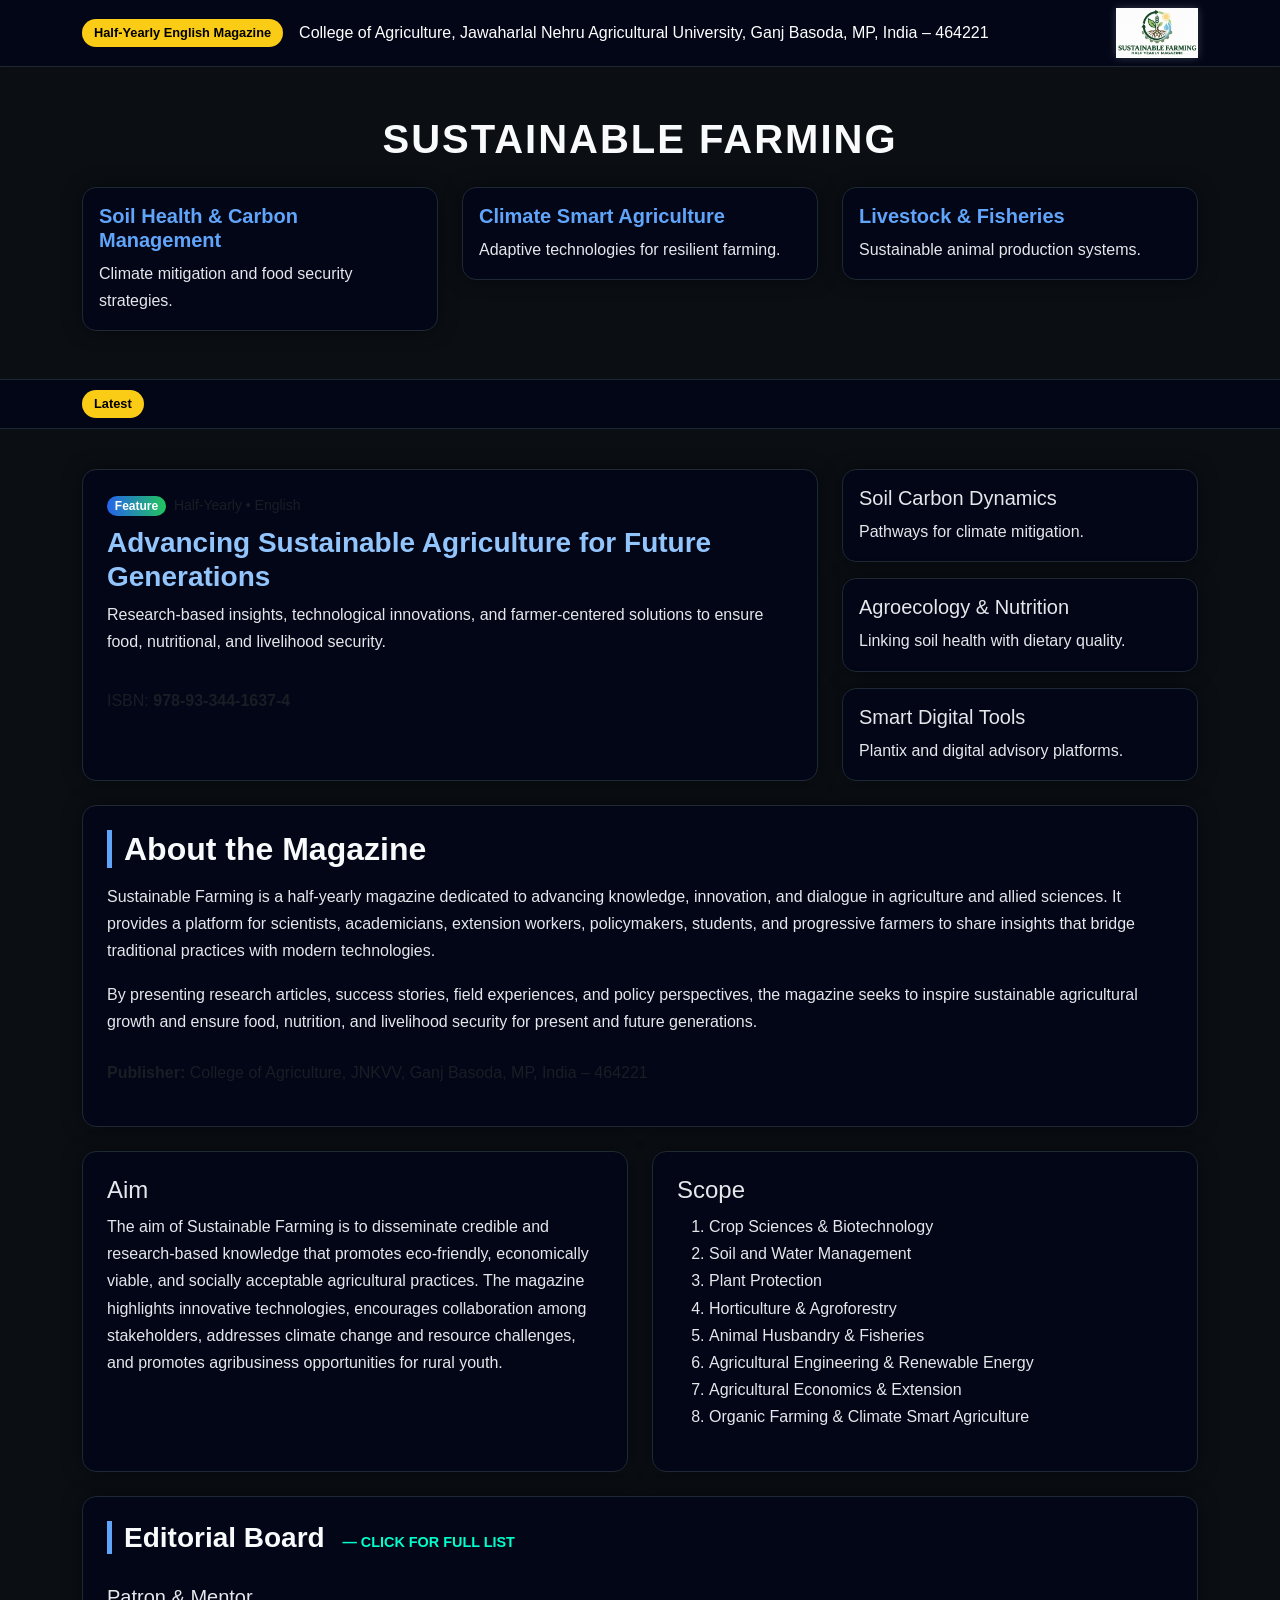
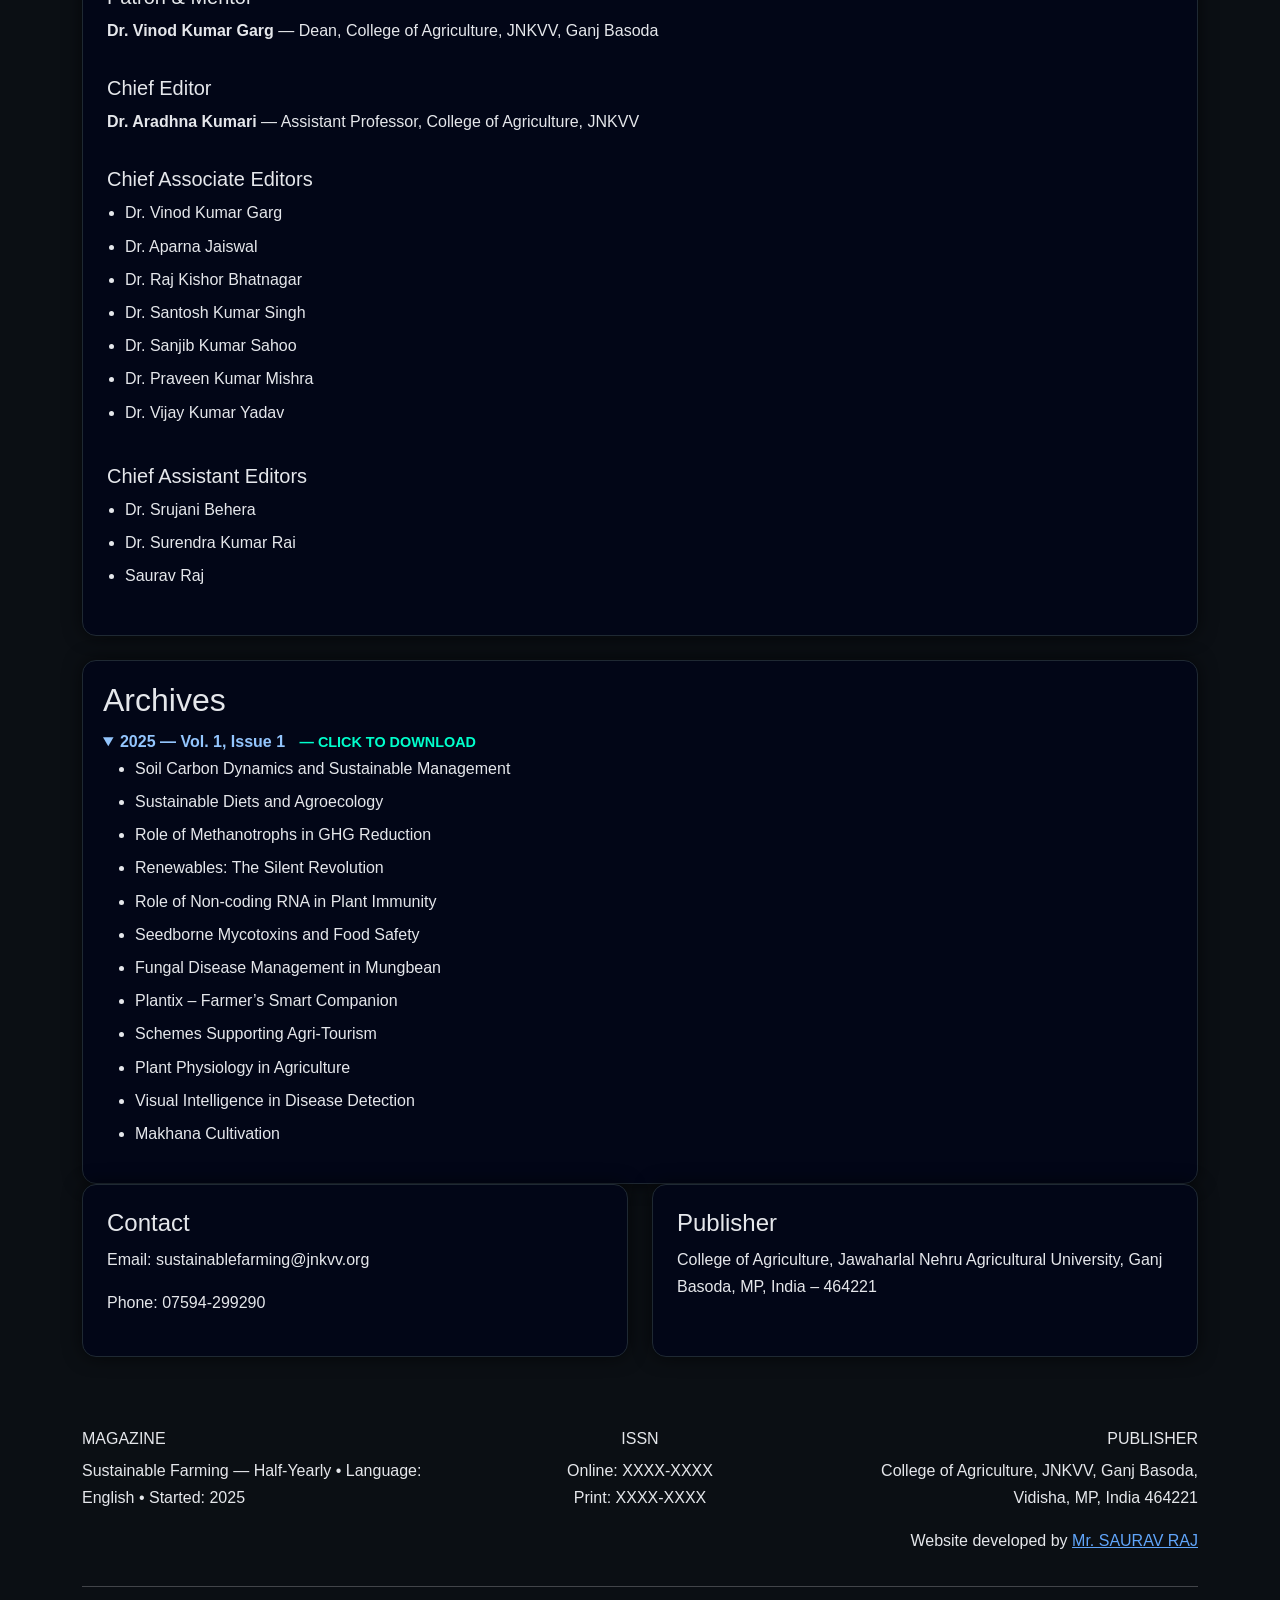
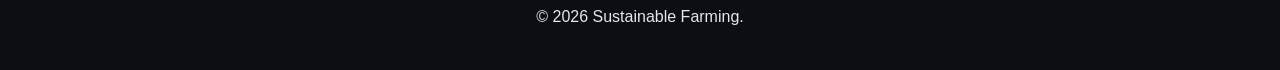
<file: index.html>
<!DOCTYPE html>
<html lang="en">
<head>
  <meta charset="UTF-8">
  <meta name="viewport" content="width=device-width, initial-scale=1.0">
  <title>Sustainable Farming | Half-Yearly English Magazine</title>
  <link href="https://cdn.jsdelivr.net/npm/bootstrap@5.3.3/dist/css/bootstrap.min.css" rel="stylesheet">
  <link rel="stylesheet" href="style.css">
</head>

<body>

<!-- ===== HEADER ===== -->
<header class="topbar shadow-sm">
  <div class="container d-flex align-items-center justify-content-between py-2">
    <div class="d-flex align-items-center">
      <span class="ticker-label me-3 nowrap">Half-Yearly English Magazine</span>
      <span>College of Agriculture, Jawaharlal Nehru Agricultural University, Ganj Basoda, MP, India – 464221</span>
    </div>
    <img src="logo.jpg" alt="Logo" class="logo">
  </div>
</header>

<!-- ===== MAIN TITLE ===== -->
<main class="container my-5">
  <h1 class="mb-4 text-center fw-bold">SUSTAINABLE FARMING</h1>

  <div class="row g-4">
    <div class="col-md-4">
      <div class="card news-card">
        <div class="card-body">
          <h5 class="card-title">Soil Health & Carbon Management</h5>
          <p class="card-text">Climate mitigation and food security strategies.</p>
        </div>
      </div>
    </div>

    <div class="col-md-4">
      <div class="card news-card">
        <div class="card-body">
          <h5 class="card-title">Climate Smart Agriculture</h5>
          <p class="card-text">Adaptive technologies for resilient farming.</p>
        </div>
      </div>
    </div>

    <div class="col-md-4">
      <div class="card news-card">
        <div class="card-body">
          <h5 class="card-title">Livestock & Fisheries</h5>
          <p class="card-text">Sustainable animal production systems.</p>
        </div>
      </div>
    </div>
  </div>
</main>

<!-- ===== NEWS TICKER ===== -->
<section class="ticker">
  <div class="container d-flex align-items-center gap-3">
    <span class="ticker-label">Latest</span>
    <div class="ticker-track flex-grow-1">
      <p class="mb-0">
        Sustainable agriculture innovations • Soil carbon dynamics • Climate resilient cropping • Precision farming • Organic agriculture • Renewable energy in agriculture • Smart plant protection strategies
      </p>
    </div>
  </div>
</section>

<!-- ===== MAIN CONTENT ===== -->
<main id="main" class="container page-content">

<!-- Featured -->
<section id="latest" class="row gx-4 gy-4 mb-4">
  <div class="col-lg-8">
    <article class="card feature-card p-4 h-100">
      <div class="meta mb-2 d-flex gap-2 align-items-center">
        <span class="badge rounded-pill">Feature</span>
        <small class="text-muted">Half-Yearly • English</small>
      </div>
      <h3 class="feature-title">Advancing Sustainable Agriculture for Future Generations</h3>
      <p>
        Research-based insights, technological innovations, and farmer-centered solutions to ensure food, nutritional, and livelihood security.
      </p>
      <div class="isbn text-muted mt-3">ISBN: <strong>978-93-344-1637-4</strong></div>
    </article>
  </div>

  <aside class="col-lg-4 d-grid gap-3">
    <article class="card p-3 mini-card">
      <h5>Soil Carbon Dynamics</h5>
      <p class="mb-0">Pathways for climate mitigation.</p>
    </article>
    <article class="card p-3 mini-card">
      <h5>Agroecology & Nutrition</h5>
      <p class="mb-0">Linking soil health with dietary quality.</p>
    </article>
    <article class="card p-3 mini-card">
      <h5>Smart Digital Tools</h5>
      <p class="mb-0">Plantix and digital advisory platforms.</p>
    </article>
  </aside>
</section>

<!-- About -->
<section id="about" class="card p-4 mb-4">
  <h2 class="section-title">About the Magazine</h2>
  <p>
    Sustainable Farming is a half-yearly magazine dedicated to advancing knowledge, innovation, and dialogue in agriculture and allied sciences. It provides a platform for scientists, academicians, extension workers, policymakers, students, and progressive farmers to share insights that bridge traditional practices with modern technologies.
  </p>
  <p>
    By presenting research articles, success stories, field experiences, and policy perspectives, the magazine seeks to inspire sustainable agricultural growth and ensure food, nutrition, and livelihood security for present and future generations.
  </p>
  <p class="text-muted mt-2"><strong>Publisher:</strong> College of Agriculture, JNKVV, Ganj Basoda, MP, India – 464221</p>
</section>

<!-- Aim & Scope -->
<section class="row gx-4 gy-4 mb-4">
  <div id="aim" class="col-md-6">
    <div class="card p-4 h-100">
      <h4>Aim</h4>
      <p>
        The aim of Sustainable Farming is to disseminate credible and research-based knowledge that promotes eco-friendly, economically viable, and socially acceptable agricultural practices. The magazine highlights innovative technologies, encourages collaboration among stakeholders, addresses climate change and resource challenges, and promotes agribusiness opportunities for rural youth.
      </p>
    </div>
  </div>

  <div id="scope" class="col-md-6">
    <div class="card p-4 h-100">
      <h4>Scope</h4>
      <ol>
        <li>Crop Sciences & Biotechnology</li>
        <li>Soil and Water Management</li>
        <li>Plant Protection</li>
        <li>Horticulture & Agroforestry</li>
        <li>Animal Husbandry & Fisheries</li>
        <li>Agricultural Engineering & Renewable Energy</li>
        <li>Agricultural Economics & Extension</li>
        <li>Organic Farming & Climate Smart Agriculture</li>
      </ol>
    </div>
  </div>
</section>

<!-- Editorial Board -->
<section id="board" class="card p-4 mb-4">
  <h3 class="section-title">
  Editorial Board
  <a href="Editorial Board.pdf" target="_blank" class="download-link">
    — CLICK FOR FULL LIST
  </a>
</h3>


  <h5 class="mt-3">Patron & Mentor</h5>
  <p><strong>Dr. Vinod Kumar Garg</strong> — Dean, College of Agriculture, JNKVV, Ganj Basoda</p>

  <h5 class="mt-3">Chief Editor</h5>
  <p><strong>Dr. Aradhna Kumari</strong> — Assistant Professor, College of Agriculture, JNKVV</p>

  <h5 class="mt-3">Chief Associate Editors</h5>
  <ul>
    <li>Dr. Vinod Kumar Garg</li>
    <li>Dr. Aparna Jaiswal</li>
    <li>Dr. Raj Kishor Bhatnagar</li>
    <li>Dr. Santosh Kumar Singh</li>
    <li>Dr. Sanjib Kumar Sahoo</li>
    <li>Dr. Praveen Kumar Mishra</li>
    <li>Dr. Vijay Kumar Yadav</li>
  </ul>

  <h5 class="mt-3">Chief Assistant Editors</h5>
  <ul>
    <li>Dr. Srujani Behera</li>
    <li>Dr. Surendra Kumar Rai</li>
    <li>Saurav Raj</li>
  </ul>
</section>

<!-- Archives -->
<section id="archives" class="card">
  <h2>Archives</h2>
  <details open>
    <summary>
  2025 — Vol. 1, Issue 1 
  <a href="Final Dec Issue 13.01.26.pdf" target="_blank" class="download-link">
    — CLICK TO DOWNLOAD
  </a>
</summary>

    <ul>
      <li>Soil Carbon Dynamics and Sustainable Management</li>
      <li>Sustainable Diets and Agroecology</li>
      <li>Role of Methanotrophs in GHG Reduction</li>
      <li>Renewables: The Silent Revolution</li>
      <li>Role of Non-coding RNA in Plant Immunity</li>
      <li>Seedborne Mycotoxins and Food Safety</li>
      <li>Fungal Disease Management in Mungbean</li>
      <li>Plantix – Farmer’s Smart Companion</li>
      <li>Schemes Supporting Agri-Tourism</li>
      <li>Plant Physiology in Agriculture</li>
      <li>Visual Intelligence in Disease Detection</li>
      <li>Makhana Cultivation</li>
    </ul>
  </details>
</section>

<!-- Contact -->
<section id="contact" class="row gx-4 gy-4 mb-5">
  <div class="col-md-6">
    <div class="card p-4 h-100">
      <h4>Contact</h4>
      <p>Email: sustainablefarming@jnkvv.org</p>
      <p>Phone: 07594-299290</p>
    </div>
  </div>

  <div class="col-md-6">
    <div class="card p-4 h-100">
      <h4>Publisher</h4>
      <p>College of Agriculture, Jawaharlal Nehru Agricultural University, Ganj Basoda, MP, India – 464221</p>
    </div>
  </div>
</section>

</main>

<!-- Back to top -->
<button id="backToTop" class="btn btn-primary back-btn">↑</button>

<script src="https://cdn.jsdelivr.net/npm/bootstrap@5.3.2/dist/js/bootstrap.bundle.min.js"></script>

<script>
const back = document.getElementById('backToTop');
window.addEventListener('scroll', ()=> {
  if(window.scrollY > 400) back.classList.add('visible');
  else back.classList.remove('visible');
});
back.addEventListener('click', ()=> window.scrollTo({top:0, behavior:'smooth'}));
</script>

<footer class="footer-dark">
  <div class="container py-4">
    <div class="row">

      <div class="col-md-4">
        <h6 class="footer-title">MAGAZINE</h6>
        <p>
          Sustainable Farming — Half-Yearly • Language: English • Started: 2025
        </p>
      </div>

      <div class="col-md-4 text-md-center">
        <h6 class="footer-title">ISSN</h6>
        <p>
          Online: XXXX-XXXX <br>
          Print: XXXX-XXXX
        </p>
      </div>

      <div class="col-md-4 text-md-end">
        <h6 class="footer-title">PUBLISHER</h6>
        <p>
          College of Agriculture, JNKVV, Ganj Basoda, Vidisha, MP, India 464221
        </p>
        <p>
          Website developed by
          <a href="https://www.linkedin.com/in/saurav-raj-492b102bb?utm_source=share_via&utm_content=profile&utm_medium=member_android" target="_blank" class="designer-link">
            Mr. SAURAV RAJ
          </a>
        </p>
      </div>

    </div>

    <hr class="footer-line">

    <p class="text-center copyright">
      © 2026 Sustainable Farming.
    </p>
  </div>
</footer>


</body>
</html>
</file>
<file: style.css>
/* =====================================
   Sustainable Farming – Dark Theme CSS
   Professional Journal UI
===================================== */

/* ---------- Global ---------- */
body {
  font-family: "Segoe UI", Roboto, Arial, sans-serif;
  background: #0b0f14;
  color: #e5e7eb;
  line-height: 1.7;
}

a {
  color: #60a5fa;
}

a:hover {
  color: #93c5fd;
  text-decoration: underline;
}

/* ---------- Header / Topbar ---------- */
.topbar {
  background: linear-gradient(90deg, #020617, #020617);
  border-bottom: 1px solid #1f2933;
  color: #fff;
}

.logo {
  height: 50px;
  filter: drop-shadow(0 0 4px rgba(255,255,255,0.2));
}

.ticker-label {
  background: #facc15;
  color: #000;
  padding: 3px 12px;
  border-radius: 20px;
  font-weight: 600;
  font-size: 0.8rem;
}

/* ---------- Main Title ---------- */
h1 {
  color: #f9fafb;
  letter-spacing: 2px;
}

/* ---------- Cards ---------- */
.card {
  background: #020617;
  border: 1px solid #1f2933;
  color: #e5e7eb;
  border-radius: 14px;
  box-shadow: 0 0 18px rgba(0,0,0,0.6);
}

/* ---------- News Cards ---------- */
.news-card {
  transition: all 0.3s ease;
}

.news-card:hover {
  transform: translateY(-6px) scale(1.01);
  box-shadow: 0 0 30px rgba(59,130,246,0.25);
}

.news-card .card-title {
  color: #60a5fa;
  font-weight: 600;
}

/* ---------- Ticker ---------- */
.ticker {
  background: #020617;
  border-top: 1px solid #1f2933;
  border-bottom: 1px solid #1f2933;
  padding: 10px 0;
  overflow: hidden;
}

.ticker-track {
  overflow: hidden;
  white-space: nowrap;
}

.ticker-track p {
  display: inline-block;
  padding-left: 100%;
  animation: ticker 18s linear infinite;
}

@keyframes ticker {
  0% { transform: translateX(0); }
  100% { transform: translateX(-100%); }
}

/* ---------- Feature Card ---------- */
.feature-card {
  background: linear-gradient(135deg, #020617, #020617);
}

.feature-title {
  font-weight: 700;
  color: #93c5fd;
}

.badge {
  background: linear-gradient(90deg, #2563eb, #22c55e);
}

/* ---------- Mini Cards ---------- */
.mini-card {
  background: #020617;
  border: 1px solid #1f2933;
}

/* ---------- Section Titles ---------- */
.section-title {
  font-weight: 700;
  border-left: 5px solid #60a5fa;
  padding-left: 12px;
  margin-bottom: 15px;
  color: #f9fafb;
}

/* ---------- Page Content ---------- */
.page-content {
  margin-top: 40px;
}

/* ---------- Editorial Board ---------- */
#board ul {
  padding-left: 18px;
}

#board li {
  margin-bottom: 6px;
}

/* ---------- Archives ---------- */
#archives {
  padding: 20px;
}

#archives summary {
  font-weight: 600;
  cursor: pointer;
  color: #93c5fd;
}

#archives li {
  margin-bottom: 6px;
}

/* ---------- Back To Top ---------- */
.back-btn {
  position: fixed;
  bottom: 25px;
  right: 25px;
  border-radius: 50%;
  width: 45px;
  height: 45px;
  display: none;
  align-items: center;
  justify-content: center;
  font-size: 18px;
  background: linear-gradient(135deg, #2563eb, #22c55e);
  border: none;
  box-shadow: 0 0 15px rgba(34,197,94,0.6);
}

.back-btn.visible {
  display: flex;
}

/* ---------- Footer ---------- */
.footer {
  background: #020617;
  border-top: 1px solid #1f2933;
  font-size: 0.9rem;
}

.footer a {
  color: #93c5fd;
}

.footer a:hover {
  color: #fff;
}

/* ---------- Responsive ---------- */
@media (max-width: 768px) {
  .logo {
    height: 40px;
  }

  h1 {
    font-size: 1.9rem;
  }

  .feature-title {
    font-size: 1.3rem;
  }
}
.download-link{
  color: #00ffcc;
  font-weight: 600;
  margin-left: 10px;
  text-decoration: none;
}

.download-link:hover{
  text-decoration: underline;
  color: #00ffaa;
}
.download-link {
  color: #00ffcc;
  font-weight: 600;
  margin-left: 10px;
  font-size: 0.9rem;
  text-decoration: none;
}

.download-link:hover {
  text-decoration: underline;
  color: #00ffaa;
}
2000 × 600 px
Transparent background
SVG or PNG
</file>
